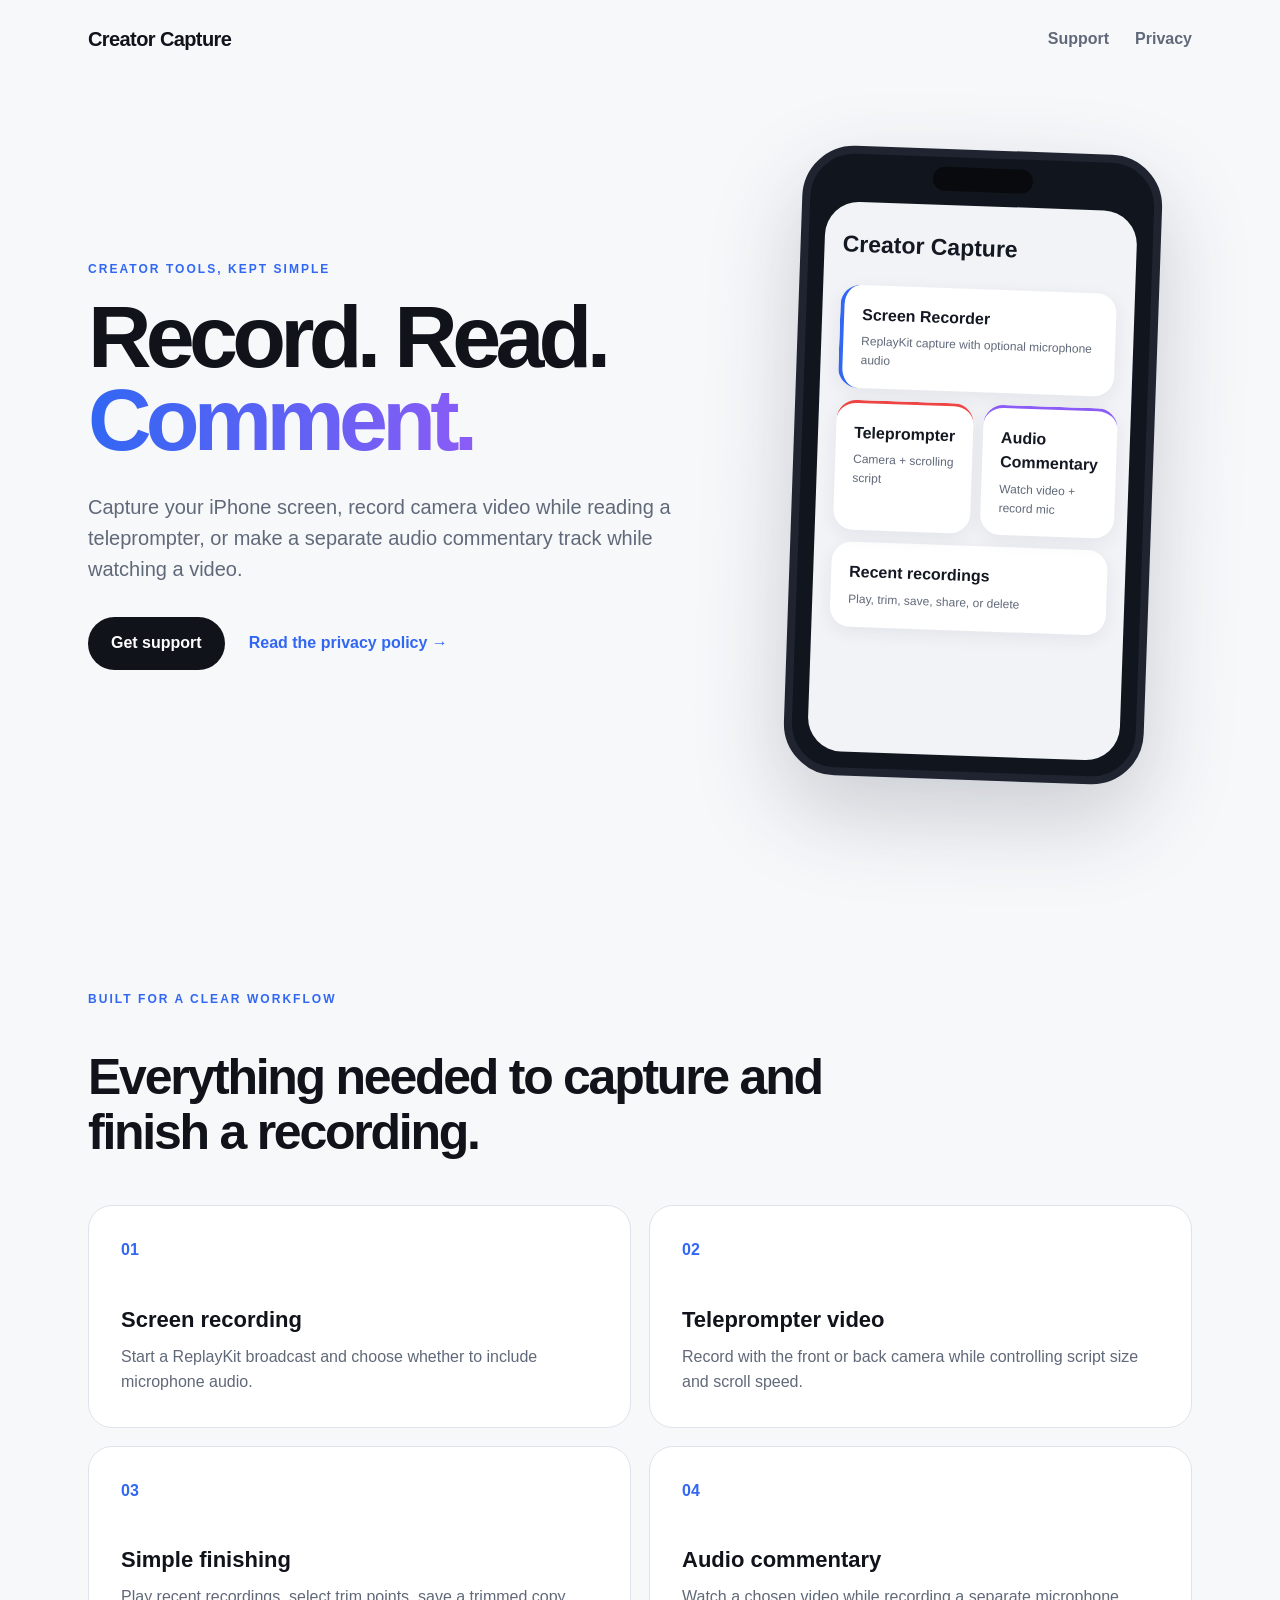
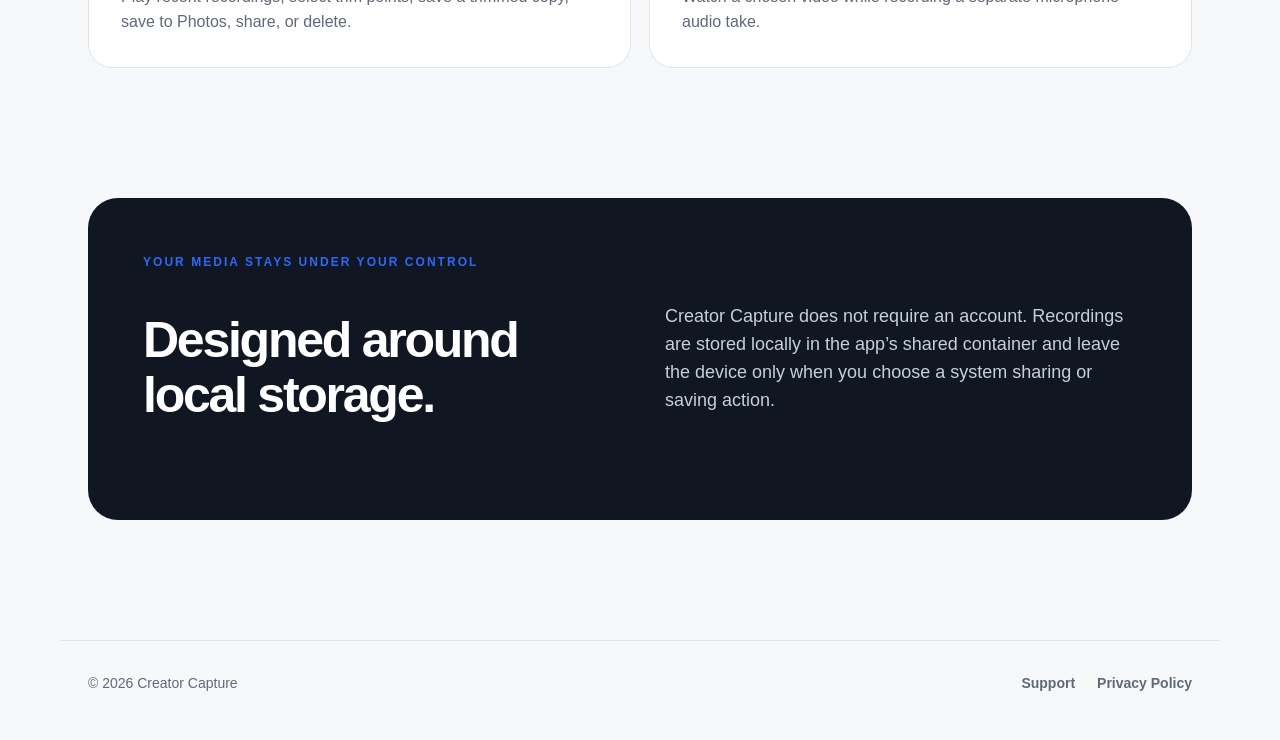
<file: index.html>
<!doctype html>
<html lang="en">
<head>
  <meta charset="utf-8">
  <meta name="viewport" content="width=device-width, initial-scale=1">
  <meta name="description" content="Creator Capture is a focused iPhone app for screen recording, teleprompter video, playback, trimming, sharing, and audio commentary.">
  <title>Creator Capture — Record. Read. Comment.</title>
  <link rel="stylesheet" href="styles.css">
</head>
<body>
  <header class="nav"><a class="brand" href="index.html">Creator Capture</a><nav><a href="support.html">Support</a><a href="privacy.html">Privacy</a></nav></header>
  <main>
    <section class="hero"><div><p class="eyebrow">CREATOR TOOLS, KEPT SIMPLE</p><h1>Record. Read.<br><span>Comment.</span></h1><p class="lede">Capture your iPhone screen, record camera video while reading a teleprompter, or make a separate audio commentary track while watching a video.</p><div class="actions"><a class="button" href="support.html">Get support</a><a class="text-link" href="privacy.html">Read the privacy policy →</a></div></div><div class="phone" aria-label="Creator Capture feature preview"><div class="phone-top"></div><div class="screen"><p class="screen-title">Creator Capture</p><div class="capture-card"><b>Screen Recorder</b><span>ReplayKit capture with optional microphone audio</span></div><div class="tool-grid"><div><b>Teleprompter</b><span>Camera + scrolling script</span></div><div><b>Audio Commentary</b><span>Watch video + record mic</span></div></div><div class="library"><b>Recent recordings</b><span>Play, trim, save, share, or delete</span></div></div></div></section>
    <section class="section"><p class="eyebrow">BUILT FOR A CLEAR WORKFLOW</p><h2>Everything needed to capture and finish a recording.</h2><div class="features"><article><span>01</span><h3>Screen recording</h3><p>Start a ReplayKit broadcast and choose whether to include microphone audio.</p></article><article><span>02</span><h3>Teleprompter video</h3><p>Record with the front or back camera while controlling script size and scroll speed.</p></article><article><span>03</span><h3>Simple finishing</h3><p>Play recent recordings, select trim points, save a trimmed copy, save to Photos, share, or delete.</p></article><article><span>04</span><h3>Audio commentary</h3><p>Watch a chosen video while recording a separate microphone audio take.</p></article></div></section>
    <section class="privacy-callout"><div><p class="eyebrow">YOUR MEDIA STAYS UNDER YOUR CONTROL</p><h2>Designed around local storage.</h2></div><p>Creator Capture does not require an account. Recordings are stored locally in the app’s shared container and leave the device only when you choose a system sharing or saving action.</p></section>
  </main>
  <footer><span>© 2026 Creator Capture</span><div><a href="support.html">Support</a><a href="privacy.html">Privacy Policy</a></div></footer>
</body>
</html>
</file>
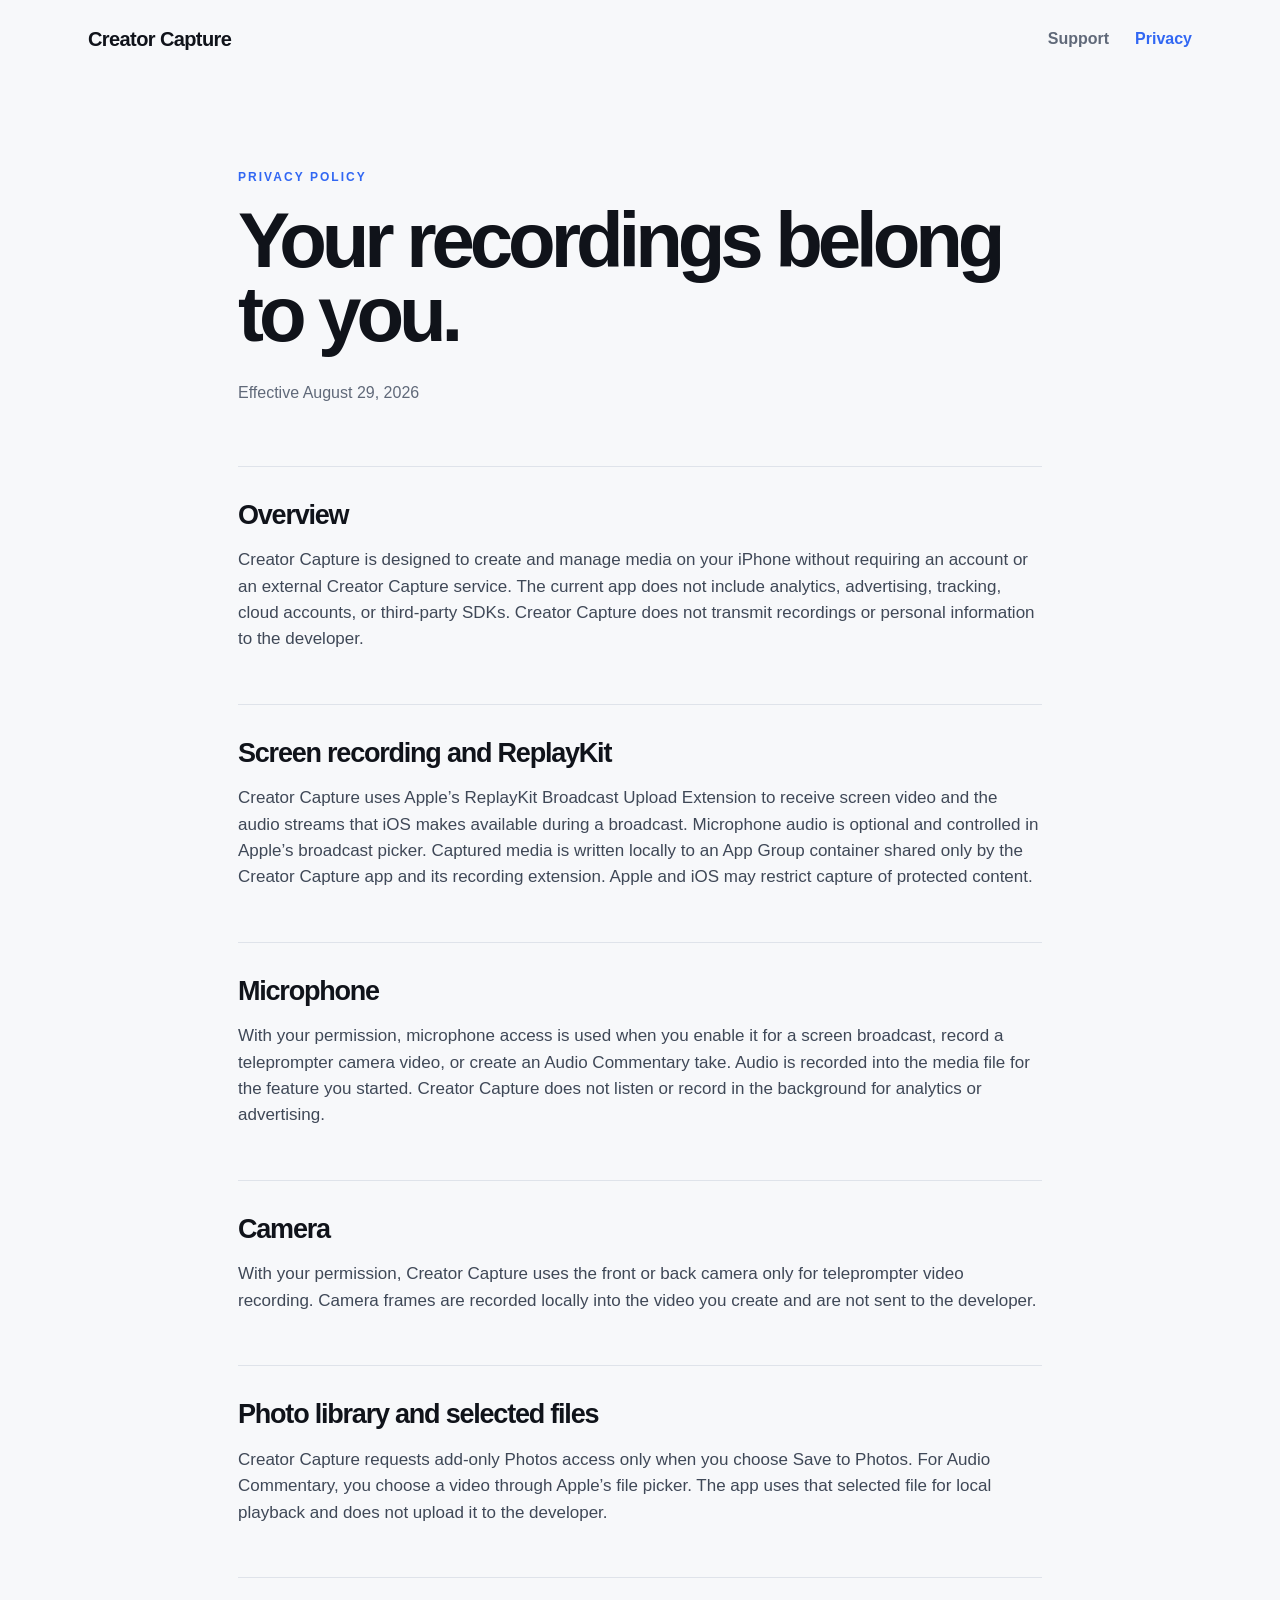
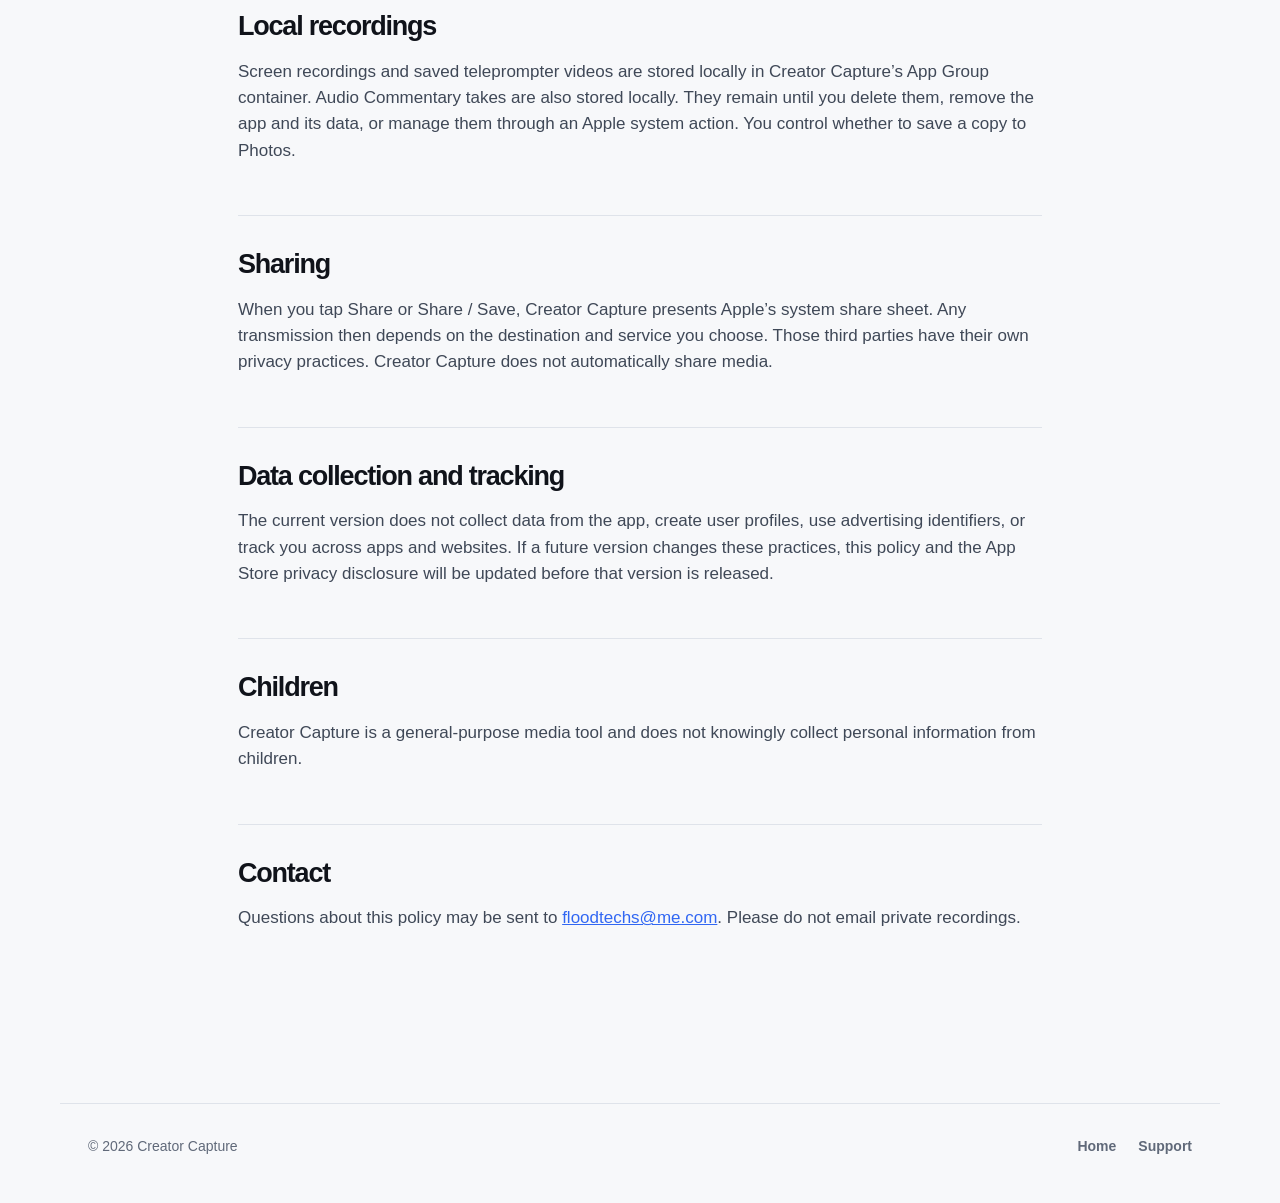
<file: privacy.html>
<!doctype html>
<html lang="en"><head><meta charset="utf-8"><meta name="viewport" content="width=device-width, initial-scale=1"><meta name="description" content="Creator Capture privacy policy."><title>Privacy Policy — Creator Capture</title><link rel="stylesheet" href="styles.css"></head>
<body><header class="nav"><a class="brand" href="index.html">Creator Capture</a><nav><a href="support.html">Support</a><a aria-current="page" href="privacy.html">Privacy</a></nav></header><main class="document"><p class="eyebrow">PRIVACY POLICY</p><h1>Your recordings belong to you.</h1><p class="updated">Effective August 29, 2026</p><section><h2>Overview</h2><p>Creator Capture is designed to create and manage media on your iPhone without requiring an account or an external Creator Capture service. The current app does not include analytics, advertising, tracking, cloud accounts, or third-party SDKs. Creator Capture does not transmit recordings or personal information to the developer.</p></section><section><h2>Screen recording and ReplayKit</h2><p>Creator Capture uses Apple’s ReplayKit Broadcast Upload Extension to receive screen video and the audio streams that iOS makes available during a broadcast. Microphone audio is optional and controlled in Apple’s broadcast picker. Captured media is written locally to an App Group container shared only by the Creator Capture app and its recording extension. Apple and iOS may restrict capture of protected content.</p></section><section><h2>Microphone</h2><p>With your permission, microphone access is used when you enable it for a screen broadcast, record a teleprompter camera video, or create an Audio Commentary take. Audio is recorded into the media file for the feature you started. Creator Capture does not listen or record in the background for analytics or advertising.</p></section><section><h2>Camera</h2><p>With your permission, Creator Capture uses the front or back camera only for teleprompter video recording. Camera frames are recorded locally into the video you create and are not sent to the developer.</p></section><section><h2>Photo library and selected files</h2><p>Creator Capture requests add-only Photos access only when you choose Save to Photos. For Audio Commentary, you choose a video through Apple’s file picker. The app uses that selected file for local playback and does not upload it to the developer.</p></section><section><h2>Local recordings</h2><p>Screen recordings and saved teleprompter videos are stored locally in Creator Capture’s App Group container. Audio Commentary takes are also stored locally. They remain until you delete them, remove the app and its data, or manage them through an Apple system action. You control whether to save a copy to Photos.</p></section><section><h2>Sharing</h2><p>When you tap Share or Share / Save, Creator Capture presents Apple’s system share sheet. Any transmission then depends on the destination and service you choose. Those third parties have their own privacy practices. Creator Capture does not automatically share media.</p></section><section><h2>Data collection and tracking</h2><p>The current version does not collect data from the app, create user profiles, use advertising identifiers, or track you across apps and websites. If a future version changes these practices, this policy and the App Store privacy disclosure will be updated before that version is released.</p></section><section><h2>Children</h2><p>Creator Capture is a general-purpose media tool and does not knowingly collect personal information from children.</p></section><section><h2>Contact</h2><p>Questions about this policy may be sent to <a href="mailto:floodtechs@me.com">floodtechs@me.com</a>. Please do not email private recordings.</p></section></main><footer><span>© 2026 Creator Capture</span><div><a href="index.html">Home</a><a href="support.html">Support</a></div></footer></body></html>
</file>
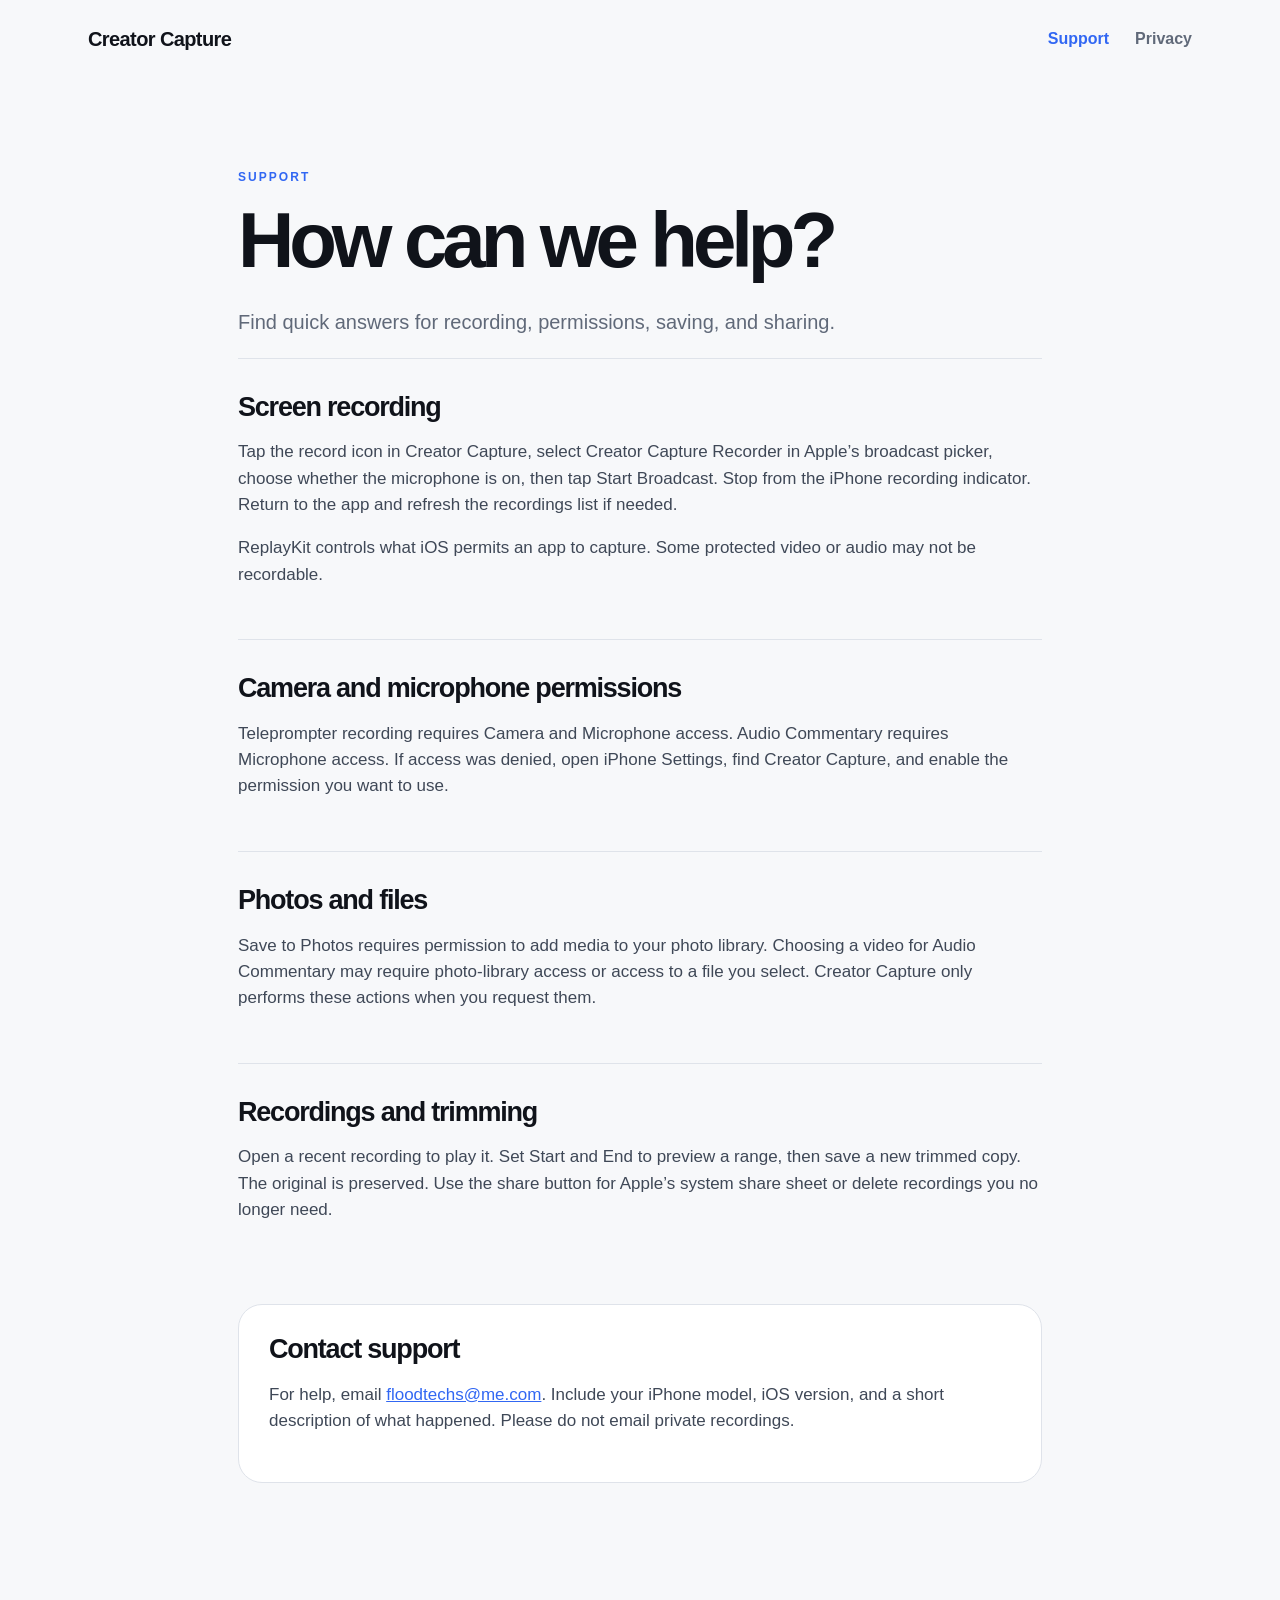
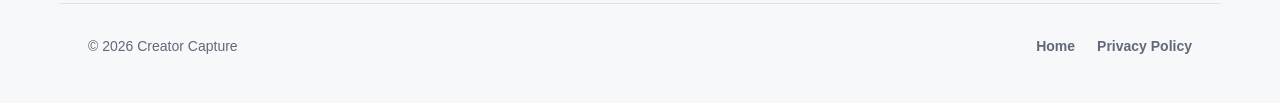
<file: support.html>
<!doctype html>
<html lang="en"><head><meta charset="utf-8"><meta name="viewport" content="width=device-width, initial-scale=1"><meta name="description" content="Creator Capture support and troubleshooting."><title>Support — Creator Capture</title><link rel="stylesheet" href="styles.css"></head>
<body><header class="nav"><a class="brand" href="index.html">Creator Capture</a><nav><a aria-current="page" href="support.html">Support</a><a href="privacy.html">Privacy</a></nav></header><main class="document"><p class="eyebrow">SUPPORT</p><h1>How can we help?</h1><p class="lede">Find quick answers for recording, permissions, saving, and sharing.</p><section><h2>Screen recording</h2><p>Tap the record icon in Creator Capture, select Creator Capture Recorder in Apple’s broadcast picker, choose whether the microphone is on, then tap Start Broadcast. Stop from the iPhone recording indicator. Return to the app and refresh the recordings list if needed.</p><p>ReplayKit controls what iOS permits an app to capture. Some protected video or audio may not be recordable.</p></section><section><h2>Camera and microphone permissions</h2><p>Teleprompter recording requires Camera and Microphone access. Audio Commentary requires Microphone access. If access was denied, open iPhone Settings, find Creator Capture, and enable the permission you want to use.</p></section><section><h2>Photos and files</h2><p>Save to Photos requires permission to add media to your photo library. Choosing a video for Audio Commentary may require photo-library access or access to a file you select. Creator Capture only performs these actions when you request them.</p></section><section><h2>Recordings and trimming</h2><p>Open a recent recording to play it. Set Start and End to preview a range, then save a new trimmed copy. The original is preserved. Use the share button for Apple’s system share sheet or delete recordings you no longer need.</p></section><section class="contact"><h2>Contact support</h2><p>For help, email <a href="mailto:floodtechs@me.com">floodtechs@me.com</a>. Include your iPhone model, iOS version, and a short description of what happened. Please do not email private recordings.</p></section></main><footer><span>© 2026 Creator Capture</span><div><a href="index.html">Home</a><a href="privacy.html">Privacy Policy</a></div></footer></body></html>
</file>
<file: styles.css>
:root{--ink:#10131a;--muted:#606979;--paper:#f7f8fa;--card:#fff;--blue:#3167f3;--purple:#8b5cf6;--line:#dfe3ea}*{box-sizing:border-box}html{scroll-behavior:smooth}body{margin:0;background:var(--paper);color:var(--ink);font-family:-apple-system,BlinkMacSystemFont,"Segoe UI",sans-serif;line-height:1.55}.nav{height:78px;max-width:1160px;margin:auto;padding:0 28px;display:flex;align-items:center;justify-content:space-between}.brand{font-weight:850;font-size:20px;letter-spacing:-.03em;color:var(--ink);text-decoration:none}.nav nav,.nav+nav{display:flex;gap:26px}.nav nav a,footer a{color:var(--muted);text-decoration:none;font-weight:650}.nav nav a:hover,footer a:hover,.nav nav a[aria-current]{color:var(--blue)}main{max-width:1160px;margin:auto;padding:0 28px}.hero{min-height:700px;display:grid;grid-template-columns:1.15fr .85fr;gap:72px;align-items:center;padding:72px 0 100px}.eyebrow{font-size:12px;font-weight:850;letter-spacing:.17em;color:var(--blue);margin:0 0 16px}.hero h1,.document h1{font-size:clamp(52px,7vw,88px);line-height:.95;letter-spacing:-.065em;margin:0 0 30px}.hero h1 span{background:linear-gradient(90deg,var(--blue),var(--purple));background-clip:text;-webkit-background-clip:text;color:transparent}.lede{font-size:20px;line-height:1.55;color:var(--muted);max-width:690px}.actions{margin-top:32px;display:flex;align-items:center;gap:24px}.button{background:var(--ink);color:white;text-decoration:none;border-radius:99px;padding:14px 23px;font-weight:750}.text-link{color:var(--blue);text-decoration:none;font-weight:750}.phone{width:min(360px,100%);margin:auto;background:#11151d;border:8px solid #1f2430;border-radius:52px;padding:16px;box-shadow:0 35px 90px #27304a38;transform:rotate(2deg)}.phone-top{width:100px;height:24px;border-radius:20px;background:#080a0e;margin:-6px auto 14px}.screen{min-height:550px;border-radius:34px;background:#f1f3f7;padding:25px 18px;color:#141822}.screen-title{font-size:23px;font-weight:850;margin:0 0 22px}.capture-card,.tool-grid>div,.library{background:white;border-radius:20px;padding:18px;box-shadow:0 5px 18px #252c3e12}.capture-card{border-left:4px solid var(--blue)}.capture-card span,.tool-grid span,.library span{display:block;font-size:12px;color:var(--muted);margin-top:5px}.tool-grid{display:grid;grid-template-columns:1fr 1fr;gap:10px;margin:12px 0}.tool-grid>div:first-child{border-top:3px solid #ef4444}.tool-grid>div:last-child{border-top:3px solid var(--purple)}.library{margin-top:12px}.section{padding:110px 0}.section h2,.privacy-callout h2,.document h2{font-size:clamp(30px,4vw,50px);line-height:1.1;letter-spacing:-.045em;max-width:760px}.features{display:grid;grid-template-columns:repeat(2,1fr);gap:18px;margin-top:45px}.features article{background:var(--card);border:1px solid var(--line);padding:32px;border-radius:24px}.features article span{font-weight:800;color:var(--blue)}.features h3{font-size:22px;margin:40px 0 8px}.features p{color:var(--muted);margin:0}.privacy-callout{margin:20px 0 120px;padding:55px;background:#111722;color:white;border-radius:30px;display:grid;grid-template-columns:1fr 1fr;gap:50px;align-items:center}.privacy-callout p:last-child{color:#c7cfdb;font-size:18px}.document{max-width:860px;padding-top:90px;padding-bottom:120px}.document h1{font-size:clamp(48px,7vw,78px)}.document .updated{color:var(--muted);margin-bottom:60px}.document section{border-top:1px solid var(--line);padding:34px 0}.document section h2{font-size:27px;margin:0 0 14px}.document section p{font-size:17px;color:#3f4857}.document a{color:var(--blue)}.contact{background:white;border:1px solid var(--line)!important;border-radius:24px;padding:30px!important;margin-top:30px}footer{max-width:1160px;margin:auto;border-top:1px solid var(--line);padding:32px 28px 46px;display:flex;justify-content:space-between;color:var(--muted);font-size:14px}footer div{display:flex;gap:22px}@media(max-width:760px){.hero{grid-template-columns:1fr;padding-top:45px}.phone{margin-top:20px}.features,.privacy-callout{grid-template-columns:1fr}.privacy-callout{padding:34px}.nav{height:68px}.hero h1{font-size:58px}.actions{align-items:flex-start;flex-direction:column}.document{padding-top:60px}footer{flex-direction:column;gap:14px}}
</file>
